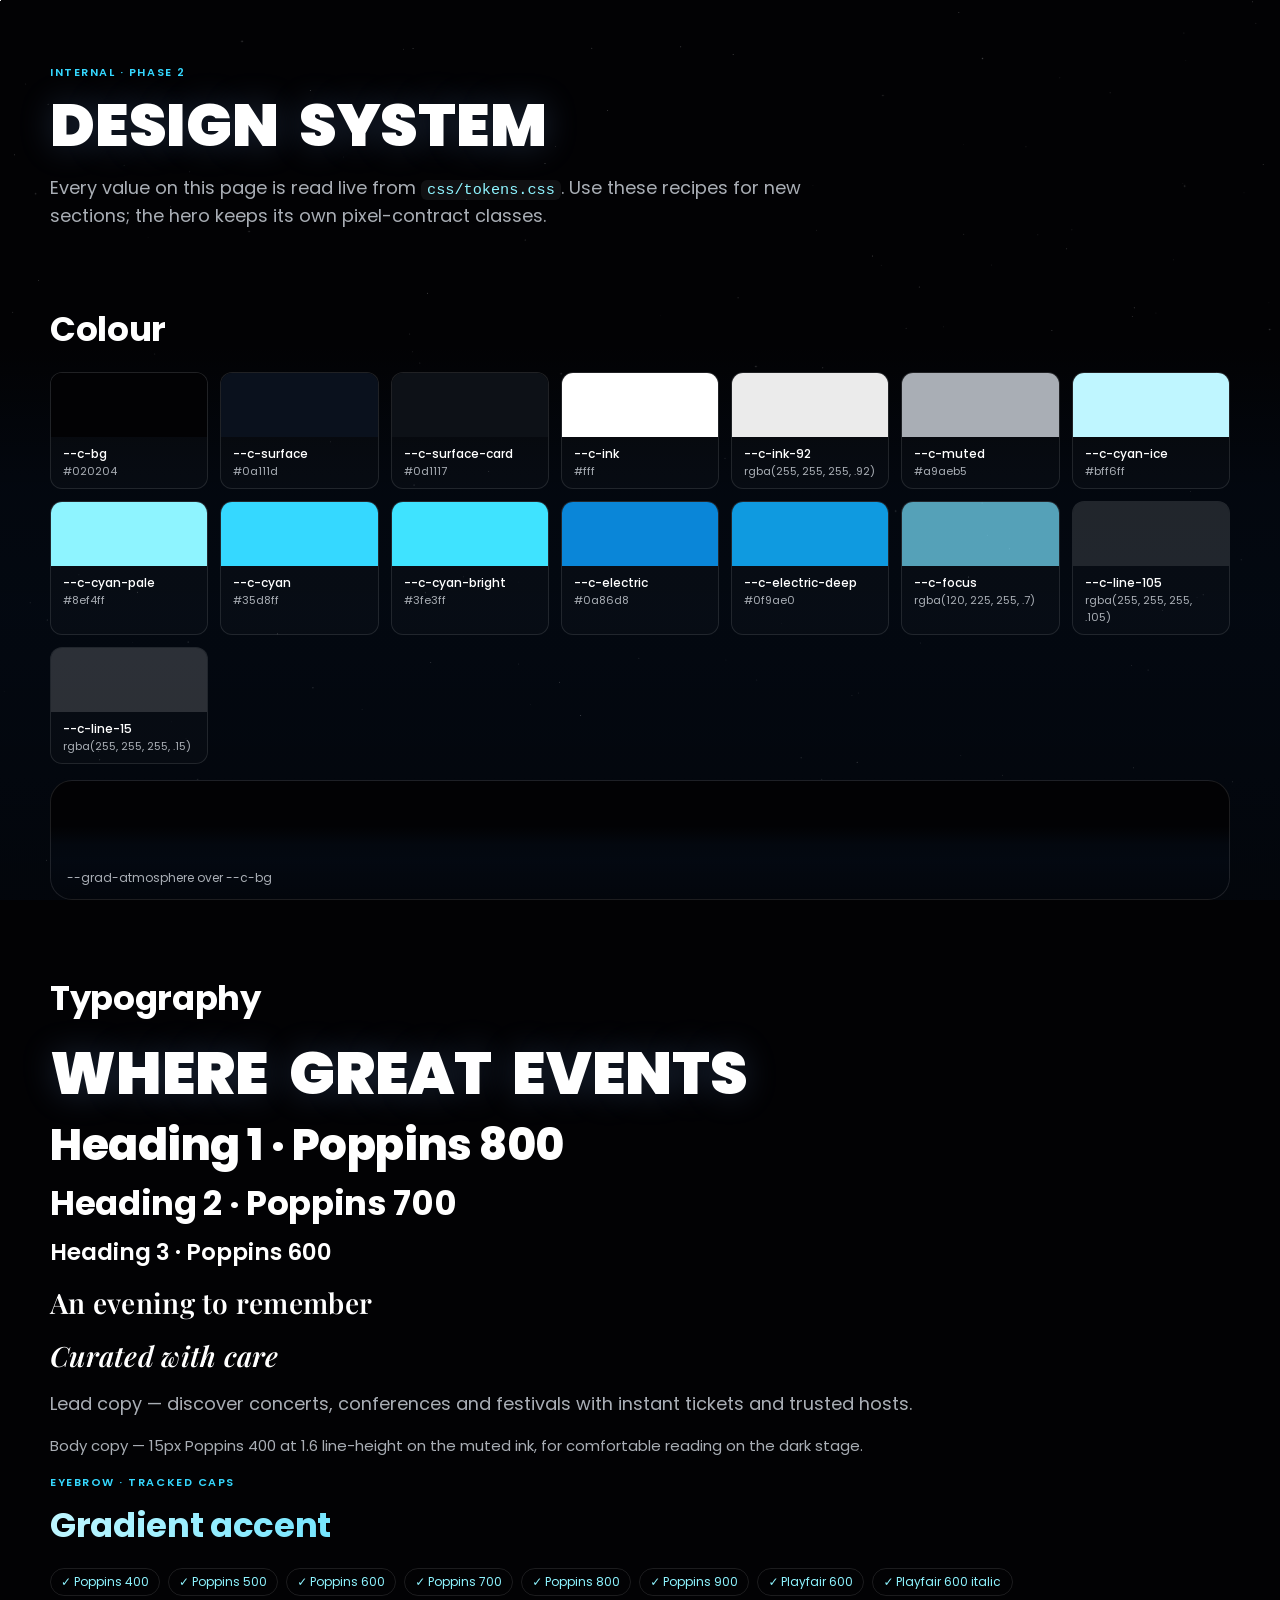
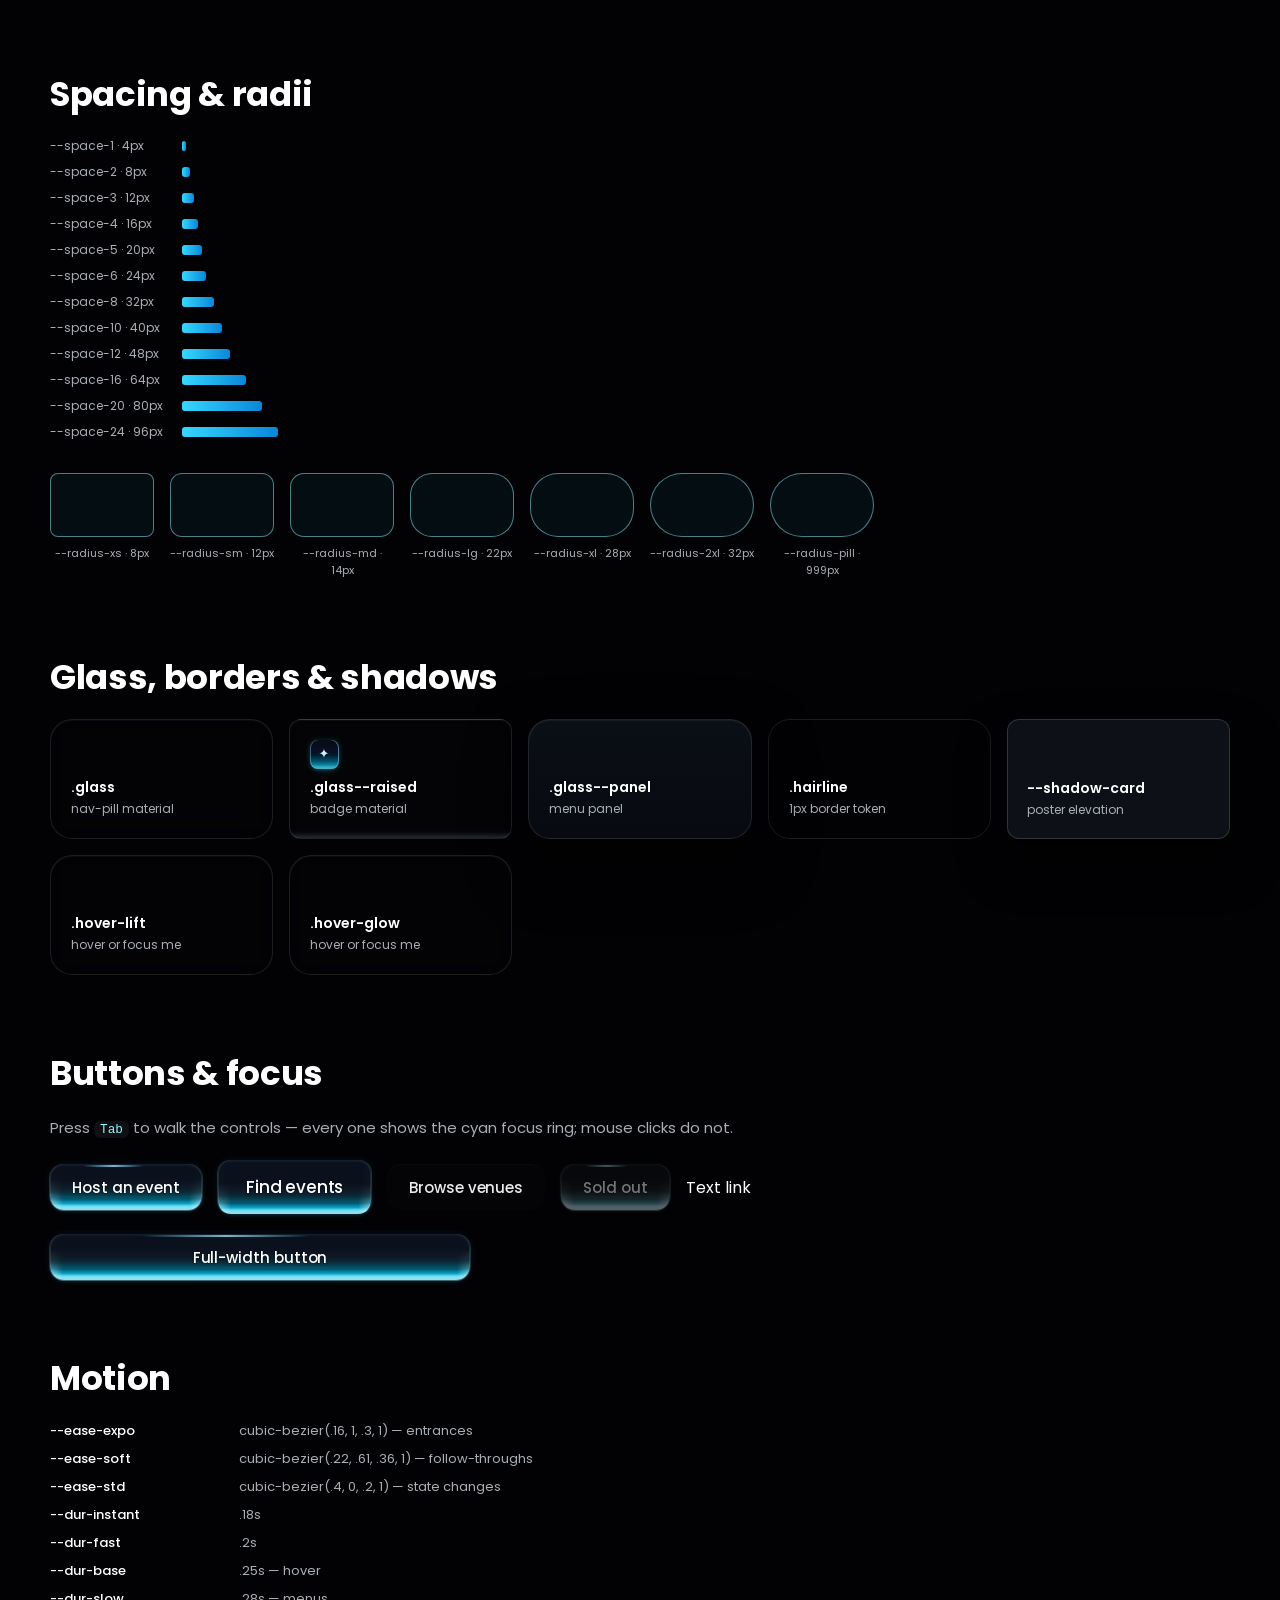
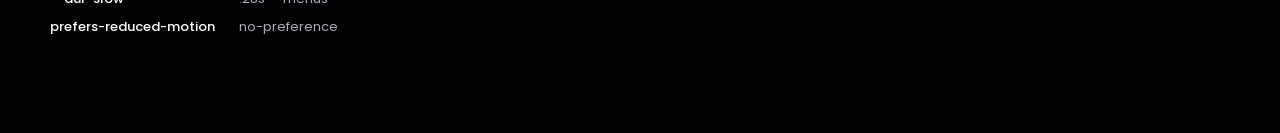
<file: styleguide.html>
<!doctype html>
<html lang="en-US">
<head>
  <meta charset="utf-8">
  <meta name="viewport" content="width=device-width, initial-scale=1, viewport-fit=cover">
  <title>EvAtlas — Design system</title>
  <meta name="robots" content="noindex">
  <meta name="theme-color" content="#020204">
  <link rel="icon" href="data:image/svg+xml,%3Csvg xmlns='http://www.w3.org/2000/svg' viewBox='0 0 48 48'%3E%3Crect width='48' height='48' rx='12' fill='%23020204'/%3E%3Cellipse cx='24' cy='24' rx='17' ry='8.5' fill='none' stroke='%2335d8ff' stroke-width='3' transform='rotate(-32 24 24)'/%3E%3Ccircle cx='24' cy='24' r='6.5' fill='%2335d8ff'/%3E%3Ccircle cx='24' cy='24' r='2.6' fill='%23fff'/%3E%3C/svg%3E">

  <link rel="preconnect" href="https://fonts.googleapis.com">
  <link rel="preconnect" href="https://fonts.gstatic.com" crossorigin>
  <link href="https://fonts.googleapis.com/css2?family=Poppins:wght@400;500;600;700;800;900&family=Playfair+Display:ital,wght@0,600;1,600&display=swap" rel="stylesheet">

  <link rel="stylesheet" href="css/tokens.css">
  <link rel="stylesheet" href="css/base.css">
  <link rel="stylesheet" href="css/stage.css">
  <link rel="stylesheet" href="css/components.css">
  <link rel="stylesheet" href="css/utilities.css">
  <link rel="stylesheet" href="css/styleguide.css">
</head>
<body>
  <a class="skip-link" href="#sg-main">Skip to content</a>

  <!-- Shared page background: ONE fixed layer behind every section (base
       #020204, blue atmosphere, two-layer starfield). Content scrolls over it,
       so stars never restart, duplicate or jump between sections. -->
  <div class="site-bg" aria-hidden="true">
    <div class="bg"></div>
    <div class="stars" id="stA"></div>
    <div class="stars" id="stB"></div>
  </div>

  <main class="sg container" id="sg-main" tabindex="-1">
    <header class="sg-head">
      <p class="eyebrow">Internal · Phase 2</p>
      <h1 class="display">Design system</h1>
      <p class="lead">Every value on this page is read live from <code>css/tokens.css</code>. Use these recipes for new sections; the hero keeps its own pixel-contract classes.</p>
    </header>

    <section class="sg-sec" aria-labelledby="sg-colour">
      <h2 class="heading-2" id="sg-colour">Colour</h2>
      <div class="sg-swatches" data-swatches="--c-bg --c-surface --c-surface-card --c-ink --c-ink-92 --c-muted --c-cyan-ice --c-cyan-pale --c-cyan --c-cyan-bright --c-electric --c-electric-deep --c-focus --c-line-105 --c-line-15"></div>
      <div class="sg-atmos" aria-label="Atmosphere gradient over the stage colour"><span>--grad-atmosphere over --c-bg</span></div>
    </section>

    <section class="sg-sec" aria-labelledby="sg-type">
      <h2 class="heading-2" id="sg-type">Typography</h2>
      <div class="sg-type">
        <p class="display">Where great events</p>
        <p class="heading-1">Heading 1 · Poppins 800</p>
        <p class="heading-2">Heading 2 · Poppins 700</p>
        <p class="heading-3">Heading 3 · Poppins 600</p>
        <p class="serif-accent sg-serif">An evening to remember</p>
        <p class="serif-accent serif-accent--italic sg-serif">Curated with care</p>
        <p class="lead">Lead copy — discover concerts, conferences and festivals with instant tickets and trusted hosts.</p>
        <p class="body-copy">Body copy — 15px Poppins 400 at 1.6 line-height on the muted ink, for comfortable reading on the dark stage.</p>
        <p class="eyebrow">Eyebrow · tracked caps</p>
        <p class="heading-2 text-gradient">Gradient accent</p>
      </div>
      <ul class="sg-weights" id="sgWeights" aria-label="Loaded font faces"></ul>
    </section>

    <section class="sg-sec" aria-labelledby="sg-space">
      <h2 class="heading-2" id="sg-space">Spacing &amp; radii</h2>
      <div class="sg-spaces" data-spaces="--space-1 --space-2 --space-3 --space-4 --space-5 --space-6 --space-8 --space-10 --space-12 --space-16 --space-20 --space-24"></div>
      <div class="sg-radii" data-radii="--radius-xs --radius-sm --radius-md --radius-lg --radius-xl --radius-2xl --radius-pill"></div>
    </section>

    <section class="sg-sec" aria-labelledby="sg-glass">
      <h2 class="heading-2" id="sg-glass">Glass, borders &amp; shadows</h2>
      <div class="sg-grid">
        <div class="sg-tile glass radius-lg"><b>.glass</b><span>nav-pill material</span></div>
        <div class="sg-tile glass--raised radius-sm"><span class="icon-tile" aria-hidden="true">✦</span><b>.glass--raised</b><span>badge material</span></div>
        <div class="sg-tile glass--panel radius-lg"><b>.glass--panel</b><span>menu panel</span></div>
        <div class="sg-tile hairline radius-lg"><b>.hairline</b><span>1px border token</span></div>
        <div class="sg-tile ring-hairline radius-sm sg-card"><b>--shadow-card</b><span>poster elevation</span></div>
        <div class="sg-tile glass radius-lg hover-lift" tabindex="0"><b>.hover-lift</b><span>hover or focus me</span></div>
        <div class="sg-tile glass radius-lg hover-glow" tabindex="0"><b>.hover-glow</b><span>hover or focus me</span></div>
      </div>
    </section>

    <section class="sg-sec" aria-labelledby="sg-buttons">
      <h2 class="heading-2" id="sg-buttons">Buttons &amp; focus</h2>
      <p class="body-copy">Press <kbd>Tab</kbd> to walk the controls — every one shows the cyan focus ring; mouse clicks do not.</p>
      <div class="cluster sg-buttons">
        <a class="btn btn--md" href="#sg-buttons"><span>Host an event</span></a>
        <button class="btn btn--lg" type="button"><span>Find events</span></button>
        <button class="btn-ghost" type="button">Browse venues</button>
        <button class="btn btn--md" type="button" disabled><span>Sold out</span></button>
        <a class="hover-fade text-ink" href="#sg-buttons">Text link</a>
      </div>
      <div class="sg-block">
        <button class="btn btn--md btn--block" type="button"><span>Full-width button</span></button>
      </div>
    </section>

    <section class="sg-sec" aria-labelledby="sg-motion">
      <h2 class="heading-2" id="sg-motion">Motion</h2>
      <dl class="sg-motion" id="sgMotion"></dl>
    </section>
  </main>

  <script src="js/core.js"></script>
  <script src="js/starfield.js"></script>
  <script src="js/styleguide.js"></script>
</body>
</html>
</file>
<file: css/tokens.css>
/* =========================================================================
   EvAtlas — DESIGN TOKENS
   The single source of truth for colour, type, spacing, radii, borders,
   shadows, glass, motion and layering. Components consume these; they do
   not invent new raw values.

   Pixel-contract recipes from DESIGN_REFERENCE (the glow button foot, the
   badge tile, edge-light masks) are stored here VERBATIM as gradient tokens.
   They are measured light falloffs — never "simplify" their stops.

   NOTE: a token that itself uses var() is resolved where it is DECLARED
   (here, on :root). Per-element hooks such as the button's --hair therefore
   stay inside the component rule, not in a token.
   ========================================================================= */
:root {
  color-scheme: dark;

  /* ---------------------------------------------------------------------
     COLOUR
     --------------------------------------------------------------------- */
  /* Surfaces, darkest to lightest */
  --c-bg: #020204;                         /* the stage: near-black */
  --c-surface: #0a111d;                    /* glow-button core, raised controls */
  --c-surface-card: #0d1117;               /* poster card fallback */
  --c-surface-window: rgba(20, 20, 26, .82);/* browser-mock body */
  --c-panel-top: rgba(11, 15, 22, .985);   /* menu panel gradient */
  --c-panel-bottom: rgba(7, 10, 16, .99);

  /* Ink */
  --c-ink: #fff;
  --c-ink-94: rgba(255, 255, 255, .94);
  --c-ink-92: rgba(255, 255, 255, .92);
  --c-ink-90: rgba(255, 255, 255, .9);
  --c-ink-72: rgba(255, 255, 255, .72);
  --c-muted: #a9aeb5;                      /* body copy on the stage */

  /* Brand accents — cyan to electric blue */
  --c-cyan-ice: #bff6ff;
  --c-cyan-pale: #8ef4ff;
  --c-cyan: #35d8ff;
  --c-cyan-bright: #3fe3ff;
  --c-electric: #0a86d8;
  --c-electric-deep: #0f9ae0;
  --c-glow: rgba(60, 224, 255, .75);       /* logo-mark bloom */
  --c-focus: rgba(120, 225, 255, .7);

  /* Atmosphere: the faint blue that pools in the lower half of the stage */
  --c-atmos-rgb: 25, 127, 255;
  /* Section glows (radial light behind sections, used at very low alpha) */
  --glow-cyan: 53, 216, 255;
  --glow-electric: 10, 134, 216;

  /* Hairlines (1px borders on glass) */
  --c-line-10: rgba(255, 255, 255, .10);
  --c-line-105: rgba(255, 255, 255, .105);
  --c-line-115: rgba(255, 255, 255, .115);
  --c-line-15: rgba(255, 255, 255, .15);

  /* Registration status (event cards). Muted, high-contrast on the dark
     stage; colour is never the only signal — every chip also has a label. */
  --c-status-open: #8ef4ff;
  --c-status-limited: #ffc46b;
  --c-status-waitlist: #c3b1ff;
  --c-status-closed: #9aa0a8;

  /* Card surface */
  /* Card surface: a sheen over a dense near-black base, so the starfield
     behind never competes with card text. */
  --c-card-surface: linear-gradient(180deg, rgba(255,255,255,.04), rgba(255,255,255,.012)), rgba(6, 8, 12, .88);
  --c-card-hover-line: rgba(142, 244, 255, .30);
  --shadow-card-hover: 0 22px 44px -22px rgba(53, 216, 255, .38), 0 2px 0 rgba(255,255,255,.02) inset;

  /* Light-surface ink (inside the app preview) */
  --c-paper: #fff;
  --c-paper-ink: #17181c;
  --c-paper-muted: #8a8a8a;

  /* ---------------------------------------------------------------------
     TYPOGRAPHY
     Poppins carries the interface; Playfair Display is the editorial accent.
     Loaded weights — Poppins: 400 500 600 700 800 900 · Playfair: 600, 600i.
     Never request a weight that is not loaded (it would be faked or swapped).
     --------------------------------------------------------------------- */
  --f-sans: Poppins, Inter, system-ui, -apple-system, "Segoe UI", sans-serif;
  --f-serif: "Playfair Display", Georgia, serif;

  --fw-regular: 400;
  --fw-medium: 500;
  --fw-semibold: 600;
  --fw-bold: 700;
  --fw-extrabold: 800;
  --fw-black: 900;
  --fw-serif: 600;                          /* the only Playfair weight loaded */

  /* Fluid type scale for flow layouts (future sections). The hero does not
     use these: its sizes are fitted to the design canvas by js/fitter.js. */
  --fs-display: clamp(2.25rem, 1.4rem + 3.6vw, 3.75rem);
  --fs-h1: clamp(1.875rem, 1.3rem + 2.4vw, 2.75rem);
  --fs-h2: clamp(1.5rem, 1.15rem + 1.5vw, 2.125rem);
  --fs-h3: clamp(1.1875rem, 1.05rem + .6vw, 1.4375rem);
  --fs-body-lg: clamp(1rem, .96rem + .2vw, 1.125rem);
  --fs-body: .9375rem;                      /* 15px */
  --fs-small: .8125rem;                     /* 13px */
  --fs-caption: .6875rem;                   /* 11px */

  --lh-tight: 1;
  --lh-heading: 1.08;
  --lh-snug: 1.3;
  --lh-body: 1.6;

  --tracking-tight: -.01em;
  --tracking-normal: 0;
  --tracking-wide: .06em;
  --tracking-caps: .14em;

  /* ---------------------------------------------------------------------
     SPACING — 4px base
     --------------------------------------------------------------------- */
  --space-1: 4px;
  --space-2: 8px;
  --space-3: 12px;
  --space-4: 16px;
  --space-5: 20px;
  --space-6: 24px;
  --space-8: 32px;
  --space-10: 40px;
  --space-12: 48px;
  --space-16: 64px;
  --space-20: 80px;
  --space-24: 96px;

  --gutter: clamp(16px, 4vw, 40px);         /* page side gutter for flow sections */
  --gutter-phone: 20px;                     /* hero flow column on phones */
  --container-max: 1180px;
  --section-gap: clamp(64px, 9vw, 128px);
  --touch-target: 44px;                     /* WCAG 2.5.5 minimum */

  /* ---------------------------------------------------------------------
     RADII
     --------------------------------------------------------------------- */
  --radius-xs: 8px;       /* icon tiles */
  --radius-sm: 12px;      /* badge, cards, menu links */
  --radius-md: 14px;      /* standard buttons, burger */
  --radius-lg: 22px;      /* panels */
  --radius-xl: 28px;      /* window chrome */
  --radius-2xl: 32px;     /* the 64px nav pill */
  --radius-full: 50%;     /* circles */
  --radius-pill: 999px;

  /* ---------------------------------------------------------------------
     BORDERS
     --------------------------------------------------------------------- */
  --border-hairline: 1px solid var(--c-line-105);
  --border-hairline-soft: 1px solid var(--c-line-10);
  --border-hairline-badge: 1px solid var(--c-line-115);
  --ring-hairline: inset 0 0 0 1px var(--c-line-15);   /* border drawn as a shadow */

  /* ---------------------------------------------------------------------
     SHADOWS & ELEVATION
     --------------------------------------------------------------------- */
  --shadow-inset-top: inset 0 1px 0 rgba(255,255,255,.03);
  --shadow-inset-top-badge: inset 0 1px 0 rgba(255,255,255,.035);
  --shadow-card: 0 24px 46px rgba(0,0,0,.6), 0 3px 8px rgba(0,0,0,.5);
  --shadow-card-edge: inset 0 0 0 1px rgba(255,255,255,.15), inset 0 16px 30px rgba(255,255,255,.05);
  --shadow-window: 0 -14px 44px rgba(0,0,0,.55);
  --shadow-panel: 0 26px 60px rgba(0,0,0,.6), inset 0 1px 0 rgba(255,255,255,.05);
  --shadow-fab: 0 8px 20px rgba(0,0,0,.5), inset 0 1px 0 rgba(255,255,255,.45);
  --shadow-headline: 0 0 34px rgba(130,180,255,.22);
  --shadow-label: 0 1px 2px rgba(0,20,30,.5);
  /* glow-button hover (from the reference; replaces the resting list) */
  --shadow-btn-hover: inset 0 1px 0 rgba(200,245,255,.6), inset 1px 0 0 rgba(170,225,255,.35),
    inset -1px 0 0 rgba(170,225,255,.35), 0 6px 22px rgba(20,180,225,.55);

  /* ---------------------------------------------------------------------
     GLASS
     --------------------------------------------------------------------- */
  --glass-tint: rgba(255,255,255,.008);
  --glass-tint-raised: rgba(255,255,255,.012);
  --glass-blur-sm: blur(6px) saturate(112%);    /* window chrome */
  --glass-blur-md: blur(12px);                  /* badge */
  --glass-blur-lg: blur(16px) saturate(140%);   /* nav pill */
  --glass-blur-xl: blur(18px) saturate(140%);   /* menu panel */

  /* ---------------------------------------------------------------------
     GRADIENTS (reference recipes — keep every stop)
     --------------------------------------------------------------------- */
  --grad-atmosphere:
    linear-gradient(180deg, rgba(var(--c-atmos-rgb),0) 38%, rgba(var(--c-atmos-rgb),.042) 54%,
      rgba(var(--c-atmos-rgb),.052) 68%, rgba(var(--c-atmos-rgb),.030) 100%);

  /* The glow button: a ~18px bank of cyan light at the foot, sampled row by row */
  --grad-btn-foot: linear-gradient(to top,
    #9ad9ec 1px, #89dff0 2px, #79e0f1 3px, #61daef 4px, #3ec8e4 5px,
    #14a8c6 6px, #0596b3 7px, #038aa8 8px, #047796 9px, #006180 10px,
    #025066 12px, #0a4f5e 13px, #04465a 14px, #073746 16px,
    #0a2a37 18px, #0d212e 20px, #0f1824 24px, #0a121e 30px,
    #0a111d 34px, #0a111d 100%);
  --grad-btn-streak: linear-gradient(90deg, rgba(120,225,255,0) 0%, rgba(120,225,255,.58) 34%,
    rgba(160,240,255,.74) 50%, rgba(120,225,255,.58) 66%, rgba(120,225,255,0) 100%);
  --grad-btn-edge:
    linear-gradient(90deg, rgba(200,245,255,.70), rgba(200,245,255,0) 13px),
    linear-gradient(270deg, rgba(200,245,255,.70), rgba(200,245,255,0) 13px);
  --mask-btn-edge: linear-gradient(to top, #000 0, #000 6px, rgba(0,0,0,.40) 12px,
    rgba(0,0,0,.15) 18px, rgba(0,0,0,.09) 24px, rgba(0,0,0,.02) 30px, rgba(0,0,0,.02) 100%);

  /* Glass with a faint bank of light along its foot (badge) */
  --grad-glass-foot: linear-gradient(to top,
    rgba(190,225,255,.175) 0px, rgba(190,225,255,.128) 2px, rgba(190,225,255,.075) 4px,
    rgba(190,225,255,.026) 6px, rgba(255,255,255,.012) 9px, rgba(255,255,255,.012) 100%);
  --grad-icon-tile: linear-gradient(to top,
    #46afc8 0px, #35abc7 2px, #0b859d 4px, #026c84 6px, #004e66 8px,
    #053f58 10px, #012c3d 12px, #031a2a 14px, #061125 16px, #090f25 19px,
    #090c1c 23px, #060d16 29px);
  --shadow-icon-tile: inset 1px 0 0 rgba(150,220,250,.40), inset -1px 0 0 rgba(150,220,250,.52),
    0 0 6px rgba(60,190,230,.20), 0 3px 8px -5px rgba(90,220,255,.6);

  --grad-panel: linear-gradient(180deg, var(--c-panel-top), var(--c-panel-bottom));
  --grad-window-bar: linear-gradient(180deg, rgba(20,24,48,.48), rgba(15,19,38,.58));
  --grad-fab: linear-gradient(145deg, var(--c-cyan-pale) 0%, var(--c-cyan) 38%, var(--c-electric) 100%);

  /* ---------------------------------------------------------------------
     MOTION
     --------------------------------------------------------------------- */
  --ease-expo: cubic-bezier(.16, 1, .3, 1);     /* entrances */
  --ease-soft: cubic-bezier(.22, .61, .36, 1);  /* small follow-throughs */
  --ease-std: cubic-bezier(.4, 0, .2, 1);       /* state changes */

  --dur-instant: .18s;
  --dur-fast: .2s;
  --dur-base: .25s;
  --dur-slow: .28s;

  /* ---------------------------------------------------------------------
     FOCUS
     --------------------------------------------------------------------- */
  --focus-ring: 2px solid var(--c-focus);
  --focus-offset: 2px;
  --focus-offset-btn: 3px;

  /* ---------------------------------------------------------------------
     LAYERING (front to back)
     --------------------------------------------------------------------- */
  --z-skip: 1000;
  --z-nav: 400;
  --z-hero: 300;
  --z-mock: 100;
  --z-ring: 5;

  /* ---------------------------------------------------------------------
     BREAKPOINTS (documentation only — CSS cannot read variables inside
     @media). Mirrored in js/core.js as Eventora.config.breakpoints.
       desktop  > 1080px
       tablet   701px – 1080px
       phone    <= 700px
     --------------------------------------------------------------------- */
}
</file>
<file: css/base.css>
/* =========================================================================
   BASE — reset, document typography, focus system, accessibility helpers
   ========================================================================= */
*, *::before, *::after { margin: 0; padding: 0; box-sizing: border-box; }

html {
  -webkit-text-size-adjust: 100%;
  text-size-adjust: 100%;
}

/* The document scrolls. The hero is the first full-screen section; the nav
   is fixed above everything, so in-page jumps stop below it (--nav-offset is
   measured by js/layout.js). */
html {
  background: var(--c-bg);
  scroll-padding-top: var(--nav-offset, 96px);
  scrollbar-color: rgba(142, 244, 255, .22) var(--c-bg);   /* themed, full-width for usability */
}
body {
  min-height: 100vh;
  background: var(--c-bg);
  overflow-x: clip;          /* nothing may ever cause sideways scrolling */
}
@media (prefers-reduced-motion: no-preference) {
  html { scroll-behavior: smooth; }
}

body {
  font-family: var(--f-sans);
  font-weight: var(--fw-regular);
  color: var(--c-ink);
  -webkit-font-smoothing: antialiased;
  -moz-osx-font-smoothing: grayscale;
}

/* Links and button labels must never underline. */
a { text-decoration: none; color: inherit; }

img, svg { display: block; }
img { max-width: none; }

button { font: inherit; color: inherit; }

::selection { background: rgba(53, 216, 255, .32); color: var(--c-ink); }

/* ---------- Focus ----------
   Keyboard users get a crisp cyan ring; pointer users never see it
   (:focus-visible). Every interactive element inherits this. */
:focus-visible { outline: var(--focus-ring); outline-offset: var(--focus-offset); }
:focus:not(:focus-visible) { outline: none; }
/* Programmatic focus targets (skip-link destination) stay ring-free. */
[tabindex="-1"]:focus { outline: none; }

/* ---------- Accessibility helpers ---------- */
.visually-hidden {
  position: absolute !important;
  width: 1px; height: 1px;
  margin: -1px; padding: 0;
  overflow: hidden; clip: rect(0 0 0 0); clip-path: inset(50%);
  white-space: nowrap; border: 0;
}

.skip-link {
  position: fixed; left: var(--space-3); top: -60px; z-index: var(--z-skip);
  padding: 10px var(--space-4); border-radius: var(--radius-sm);
  background: var(--c-surface); color: var(--c-ink);
  border: 1px solid var(--c-line-15);
  font-size: 14px; transition: top var(--dur-fast);
}
.skip-link:focus { top: var(--space-3); }

/* ---------- Reduced motion: global safety net ----------
   Component-level rules (ring freeze, intro skip, pulse removal) are the
   primary mechanism; this catches any transition or CSS animation added
   later so nothing moves for users who asked for stillness. */
@media (prefers-reduced-motion: reduce) {
  *, *::before, *::after {
    animation-duration: .01ms !important;
    animation-iteration-count: 1 !important;
    transition-duration: .01ms !important;
    scroll-behavior: auto !important;
  }
}
</file>
<file: css/stage.css>
/* =========================================================================
   STAGE — the shared background system, the hero section and the scaled
   design canvas. Back to front: .site-bg (#020204 base -> blue atmosphere ->
   two-layer starfield, fixed) -> page content (hero canvas, sections).
   ========================================================================= */

/* ---------- The hero section ----------
   First full-screen section of the page. It clips the scaled canvas (which
   is wider than small viewports). overflow:clip, not hidden: a hidden box can
   still be scrolled by focus moving into the wider-than-viewport canvas,
   which would shove the composition sideways. svh keeps the height stable
   while mobile browser bars show and hide. */
.stage {
  position: relative;
  height: 100vh;
  height: 100svh;
  overflow: hidden; overflow: clip;
  background: transparent;   /* the shared .site-bg layer shows through */
}

/* ---------- Shared page background ----------
   One fixed layer behind the whole document: base colour, atmosphere and
   starfield. Because it is fixed to the viewport, the hero looks exactly as
   it did when these layers lived inside it (stars are positioned in vw/vh),
   and every later section scrolls over the same, uninterrupted sky.
   Height uses lvh (large viewport): it does not resize when a mobile address
   bar shows or hides, so the sky never jumps mid-scroll. translateZ(0) gives
   it its own compositing layer, so scrolling never repaints the stars. */
.site-bg {
  position: fixed; left: 0; top: 0; z-index: 0;
  width: 100%; height: 100vh; height: 100lvh;
  overflow: hidden;
  background: var(--c-bg);
  pointer-events: none;
  transform: translateZ(0);
}
/* Page content stacks above the shared background. */
#main, .site-footer, .page-shell { position: relative; z-index: 1; }

/* ---------- Atmosphere (never animates) ----------
   A faint electric-blue haze pools through the lower half of the viewport. */
.bg {
  position: absolute; inset: 0;
  background: var(--grad-atmosphere), var(--c-bg);
}

/* ---------- Starfield ----------
   Two 1x1px dots whose whole star field is one box-shadow list generated in
   js/starfield.js — layer A: 150 crisp dust stars, layer B: 18 soft bright
   ones. Positions are in vw/vh, so the field covers any viewport. */
.stars {
  position: absolute; left: 0; top: 0;
  width: 1px; height: 1px; border-radius: var(--radius-full);
  background: var(--c-ink);
  pointer-events: none;
}

/* ---------- Scaled design canvas ----------
   The desktop composition is authored on a fixed 1172 x 657 canvas. Every
   element inside is absolutely positioned in design pixels; js/layout.js
   scales the whole canvas with ONE transform (--k). */
.canvas {
  position: absolute; left: 50%; top: 0;
  width: 1172px; height: 657px;
  transform: translateX(-50%) scale(var(--k, 1));
  transform-origin: 50% 0;
}
.canvas > * { position: absolute; }

.stack { position: absolute; inset: 0; z-index: var(--z-hero); }
.stack > * { position: absolute; }

/* ---------- Fixed navigation layer ----------
   Reproduces the canvas coordinate system (same 1172px width, same origin,
   same --k scale), so the nav pill lands on exactly the pixels it occupied
   inside the hero, then stays pinned while the document scrolls. The layer
   itself is zero-height and click-through; only the nav takes input. */
.navlayer {
  position: fixed; left: 50%; top: 0; z-index: var(--z-nav);
  width: 1172px; height: 0;
  transform: translateX(-50%) scale(var(--k, 1));
  transform-origin: 50% 0;
  pointer-events: none;
}
.navlayer .nav { pointer-events: auto; }

.navmenu { display: contents; }   /* invisible shell on desktop */
.burger { display: none; }
</file>
<file: css/components.css>
/* =========================================================================
   COMPONENTS — hero instances: nav pill, badge, glow button, concierge FAB
   Every value comes from tokens.css; geometry in px is design-canvas
   coordinates from DESIGN_REFERENCE §1.5 and must not change.
   ========================================================================= */

/* ---------- NAV PILL ---------- */
.nav {
  position: absolute; left: 247px; top: 3px; width: 678px; height: 64px;
  border-radius: var(--radius-2xl); z-index: var(--z-nav);
  background: var(--glass-tint);
  border: var(--border-hairline);
  -webkit-backdrop-filter: var(--glass-blur-lg);
  backdrop-filter: var(--glass-blur-lg);
  box-shadow: var(--shadow-inset-top);
}
.nav > * { position: absolute; }

.mark {
  left: 21px; top: 19px; width: 24px; height: 24px;
  filter: drop-shadow(0 0 6px var(--c-glow));
}

/* The link box wraps the wordmark so its focus ring is visible (its children
   are absolutely positioned, so without a width the link would be 0px wide).
   Box starts 4px left of the reference x=50; children shift +4px inside it,
   so every glyph stays on its reference coordinate. */
.wm { left: 46px; top: 0; width: 78px; height: 62px; white-space: nowrap; border-radius: var(--radius-md); }
.wm:focus-visible { outline-offset: -3px; }
.wm .kick {
  position: absolute; left: 7px; top: 20px;
  font-size: 4.4px; font-weight: var(--fw-semibold); letter-spacing: .10em;
  color: var(--c-ink); opacity: .92; line-height: var(--lh-tight);
}
.wm .name {
  position: absolute; left: 4px; top: 26px;
  transform-origin: 0 50%;
  font-family: var(--f-sans); font-weight: var(--fw-black); font-size: 22px;
  line-height: var(--lh-tight); letter-spacing: var(--tracking-tight); color: var(--c-ink);
}

.links {
  position: absolute; left: 156px; top: 0; height: 62px;
  transform-origin: 0 50%;
  display: flex; align-items: center; gap: var(--space-6);
}
.links a {
  font-size: 12.5px; font-weight: var(--fw-regular); color: var(--c-ink-92);
  white-space: nowrap; transition: opacity var(--dur-base);
}
.links a:hover { opacity: .65; }
.links a:focus-visible { border-radius: 4px; }

/* ---------- BADGE (pixel contract A) ----------
   Fixed 250x39 box. Icon tile pinned left, label starts 45px in — the two
   never overlap and the label is never centred. */
.badge {
  left: 462px; top: 95px; width: 250px; height: 39px;
  border-radius: var(--radius-sm); z-index: var(--z-hero);
  border: var(--border-hairline-badge);
  background: var(--grad-glass-foot);
  -webkit-backdrop-filter: var(--glass-blur-md);
  backdrop-filter: var(--glass-blur-md);
  box-shadow: var(--shadow-inset-top-badge);
}
.badge i {
  position: absolute; left: 4px; top: 4px; width: 29px; height: 29px;
  border-radius: var(--radius-xs); display: grid; place-items: center;
  background: var(--grad-icon-tile);
  box-shadow: var(--shadow-icon-tile);
}
.badge i svg { width: 14px; height: 16px; position: relative; top: -1px; left: 0; }
.badge b {
  position: absolute; left: 45px; top: 0; height: 39px;
  transform-origin: 0 50%;
  display: flex; align-items: center;
  font-size: 13px; font-weight: var(--fw-regular); color: var(--c-ink-94);
  white-space: nowrap; padding-top: 1.5px;
}

/* ---------- GLOW BUTTON (pixel contract B) ----------
   The cyan bank at the foot is a BACKGROUND GRADIENT clipped by the button's
   own rounded rect (overflow:hidden). It is not a glow or a shadow.
   --hair is a per-instance hook (the hero CTA sets it to transparent), so the
   resting shadow list must live here rather than in a token. */
.btn {
  display: grid; place-items: center;
  color: var(--c-ink); position: relative; overflow: hidden;
  background: var(--grad-btn-foot);
  box-shadow:
    inset 0 3px 3px -2px rgba(180,228,255,.10),
    inset 1px 0 0 rgba(255,255,255,.09),
    inset -1px 0 0 rgba(255,255,255,.09),
    var(--hair, 0 1px 0 rgba(152,218,234,.38)),
    1px 0 0 rgba(152,218,234,.17), -1px 0 0 rgba(152,218,234,.17),
    0 0 8px rgba(60,190,235,.10),
    0 2px 5px -3px rgba(90,220,255,.45);
  transition: transform var(--dur-base), box-shadow var(--dur-base), filter var(--dur-base);
}
/* thin bright streak across the TOP edge only */
.btn::before {
  content: ""; position: absolute; left: 22%; right: 38%; top: .8px; height: 1.9px;
  z-index: 1; filter: blur(.55px);
  background: var(--grad-btn-streak);
}
/* side edge-light, masked so it attenuates up the button */
.btn::after {
  content: ""; position: absolute; inset: 0; border-radius: inherit;
  pointer-events: none; z-index: 1;
  background: var(--grad-btn-edge);
  -webkit-mask: var(--mask-btn-edge);
          mask: var(--mask-btn-edge);
}
.btn span {
  position: relative; z-index: 2; display: block; line-height: var(--lh-tight);
  white-space: nowrap;
  text-shadow: var(--shadow-label);
}
.btn:hover {
  transform: translateY(-1px); filter: brightness(1.12);
  box-shadow: var(--shadow-btn-hover);
}
.btn:focus-visible { outline: var(--focus-ring); outline-offset: var(--focus-offset-btn); }

/* Instance A — nav CTA */
.nav .btn {
  position: absolute; left: 530.7px; top: 10.5px; width: 125.5px; height: 39.5px;
  border-radius: var(--radius-md); font-size: 14px; font-weight: var(--fw-medium); letter-spacing: -.005em;
}
.nav .btn span { margin-top: 0; }

/* Instance B — hero CTA (no top streak, no hairline; 13px radius per reference).
   Reference: left 526 / width 121 for a 10-character label. "Explore Events"
   needs 139px at the same 24.5px side padding and 0.95 label condensing, so the
   button grows symmetrically: still centred on x = 586.5, same top and height. */
.cta2 {
  left: 517px; top: 349px; width: 139px; height: 54.5px;
  --hair: 0 0 0 transparent;
  border-radius: 13px; font-size: 17px; font-weight: var(--fw-medium); letter-spacing: var(--tracking-tight);
  z-index: var(--z-hero);
}
.cta2::before { display: none; }
.cta2 span { margin-top: 0; }

/* ---------- FLOATING CONCIERGE BUTTON (outside the canvas) ---------- */
.wa {
  position: fixed; right: 16px; bottom: 24px; width: 56px; height: 56px;
  border-radius: var(--radius-full); display: grid; place-items: center; z-index: var(--z-hero);
  background: var(--grad-fab);
  box-shadow: var(--shadow-fab);
  transition: transform var(--dur-base) var(--ease-std), filter var(--dur-base);
}
.wa svg { width: 31px; height: 31px; }
.wa::after {
  content: ""; position: absolute; inset: 0; border-radius: var(--radius-full);
  border: 2px solid rgba(53,216,255,.5);
  animation: pulse 2.8s ease-out infinite;
}
.wa:hover { transform: translateY(-2px); filter: brightness(1.08); }
.wa:focus-visible { outline-offset: 4px; }
@keyframes pulse {
  0%   { transform: scale(1);   opacity: .75; }
  70%  { transform: scale(1.4); opacity: 0; }
  100% { opacity: 0; }
}

/* ---------- Account entry (Phase 8, js/account-nav.js) ----------
   Sits in the empty gap between the link row (ends x≈473) and the nav CTA
   (starts x≈531), centred on x≈502 and on the CTA's mid-line — nothing else
   in the pill moves. */
.acct {
  position: absolute; left: 486px; top: 14px; width: 32px; height: 32px;
  display: grid; place-items: center;
  border-radius: var(--radius-full);
  color: var(--c-ink-92);
  transition: transform var(--dur-base) var(--ease-std), filter var(--dur-base);
}
.acct__badge {
  display: grid; place-items: center; width: 32px; height: 32px; overflow: hidden;
  border-radius: var(--radius-full);
  background: rgba(255, 255, 255, .045);
  border: 1px solid var(--c-line-15);
  box-shadow: var(--shadow-inset-top);
  font-size: 13px; font-weight: var(--fw-bold); line-height: 1;
}
.acct__badge svg { width: 17px; height: 17px; }
.acct__badge img { width: 100%; height: 100%; object-fit: cover; }
.acct.is-signed-in .acct__badge {
  background: radial-gradient(circle at 50% 30%, rgba(142, 244, 255, .42), rgba(10, 134, 216, .3));
  border-color: rgba(142, 244, 255, .55);
  box-shadow: 0 0 12px rgba(53, 216, 255, .35);
  color: var(--c-ink);
}
.acct__label {          /* visible in the narrow-screen menu only */
  position: absolute; width: 1px; height: 1px; overflow: hidden; clip: rect(0 0 0 0); clip-path: inset(50%); white-space: nowrap;
}
.acct:hover { transform: translateY(-1px); filter: brightness(1.15); }
.acct:focus-visible { outline: var(--focus-ring); outline-offset: 3px; }

/* ---------- Extra nav link (admins: "Host an Event", js/account-nav.js) ----------
   js/layout.js keeps the five reference links at their reference scale and
   publishes the extra link's width as --nav-extra (design px). The pill grows
   by that much on both sides equally (still centred on x=586.5); the account
   entry and the CTA slide right by the same amount. Without the extra link
   the variable is unset and every coordinate is the reference one. */
@media (min-width: 1081px) {
  .nav { left: calc(247px - var(--nav-extra, 0px) / 2); width: calc(678px + var(--nav-extra, 0px)); }
  .acct { left: calc(486px + var(--nav-extra, 0px)); }
  .nav .btn { left: calc(530.7px + var(--nav-extra, 0px)); }
}
</file>
<file: css/utilities.css>
/* =========================================================================
   UTILITIES — reusable building blocks for every future section.
   These recipes are extracted from the hero so new UI inherits the same
   material language. The hero itself keeps its own pixel-contract classes;
   nothing here is applied to it.
   ========================================================================= */

/* ---------- Layout ---------- */
.container {
  width: min(100% - 2 * var(--gutter), var(--container-max));
  margin-inline: auto;
}
.section { padding-block: var(--section-gap); position: relative; }
.stack-flow > * + * { margin-top: var(--flow-space, var(--space-4)); }
.cluster { display: flex; flex-wrap: wrap; align-items: center; gap: var(--cluster-gap, var(--space-3)); }

/* ---------- Typography helpers ---------- */
.display {
  font-weight: var(--fw-black); font-size: var(--fs-display);
  line-height: var(--lh-heading); letter-spacing: -.004em; word-spacing: .175em;
  text-transform: uppercase; text-shadow: var(--shadow-headline);
}
.heading-1 { font-weight: var(--fw-extrabold); font-size: var(--fs-h1); line-height: var(--lh-heading); letter-spacing: var(--tracking-tight); }
.heading-2 { font-weight: var(--fw-bold); font-size: var(--fs-h2); line-height: var(--lh-heading); letter-spacing: var(--tracking-tight); }
.heading-3 { font-weight: var(--fw-semibold); font-size: var(--fs-h3); line-height: var(--lh-snug); }
.serif-accent { font-family: var(--f-serif); font-weight: var(--fw-serif); letter-spacing: .01em; }
.serif-accent--italic { font-style: italic; }
.lead { font-size: var(--fs-body-lg); line-height: var(--lh-body); color: var(--c-muted); }
.body-copy { font-size: var(--fs-body); line-height: var(--lh-body); color: var(--c-muted); }
.text-muted { color: var(--c-muted); }
.text-ink { color: var(--c-ink); }
.eyebrow {
  font-size: var(--fs-caption); font-weight: var(--fw-semibold);
  letter-spacing: var(--tracking-caps); text-transform: uppercase; color: var(--c-cyan);
}
.text-gradient {
  background: linear-gradient(100deg, var(--c-cyan-ice), var(--c-cyan) 45%, var(--c-electric));
  -webkit-background-clip: text; background-clip: text; color: transparent;
}

/* ---------- Glass surfaces ----------
   .glass         nav-pill material: near-invisible tint, hairline, strong blur
   .glass--raised badge material: adds a faint bank of light along the foot
   .glass--panel  dense dropdown/menu panel with deep shadow             */
.glass {
  background: var(--glass-tint);
  border: var(--border-hairline);
  -webkit-backdrop-filter: var(--glass-blur-lg);
  backdrop-filter: var(--glass-blur-lg);
  box-shadow: var(--shadow-inset-top);
}
.glass--raised {
  background: var(--grad-glass-foot);
  border: var(--border-hairline-badge);
  -webkit-backdrop-filter: var(--glass-blur-md);
  backdrop-filter: var(--glass-blur-md);
  box-shadow: var(--shadow-inset-top-badge);
}
.glass--panel {
  background: var(--grad-panel);
  border: var(--border-hairline-soft);
  -webkit-backdrop-filter: var(--glass-blur-xl);
  backdrop-filter: var(--glass-blur-xl);
  box-shadow: var(--shadow-panel);
}
/* Browsers without backdrop-filter get a denser tint so text stays legible. */
@supports not ((backdrop-filter: blur(1px)) or (-webkit-backdrop-filter: blur(1px))) {
  .glass, .glass--raised { background: rgba(10, 14, 22, .86); }
}

.radius-sm { border-radius: var(--radius-sm); }
.radius-md { border-radius: var(--radius-md); }
.radius-lg { border-radius: var(--radius-lg); }
.radius-xl { border-radius: var(--radius-xl); }
.radius-pill { border-radius: var(--radius-pill); }

/* ---------- Borders ---------- */
.hairline { border: var(--border-hairline); }
.hairline-top { border-top: var(--border-hairline); }
.hairline-bottom { border-bottom: var(--border-hairline); }
.ring-hairline { box-shadow: var(--ring-hairline); }

/* ---------- Icon tile (badge recipe, reusable) ---------- */
.icon-tile {
  display: inline-grid; place-items: center;
  width: 29px; height: 29px; border-radius: var(--radius-xs);
  background: var(--grad-icon-tile);
  box-shadow: var(--shadow-icon-tile);
}

/* ---------- Buttons in flow layouts ----------
   `.btn` (components.css) is the glow-button material. Outside the hero it
   needs a size: .btn--md / .btn--lg. .btn-ghost is the quiet secondary. */
button.btn, button.btn-ghost { border: 0; cursor: pointer; }
.btn--md {
  display: inline-grid; height: 46px; padding: 0 22px; border-radius: var(--radius-md);
  font-size: 15px; font-weight: var(--fw-medium); letter-spacing: -.005em;
}
.btn--lg {
  display: inline-grid; height: 54px; padding: 0 28px; border-radius: 13px;
  font-size: 17px; font-weight: var(--fw-medium); letter-spacing: var(--tracking-tight);
  --hair: 0 0 0 transparent;
}
.btn--lg::before { display: none; }           /* large CTAs carry no top streak, like the hero CTA */
.btn--block { display: grid; width: 100%; }
.btn[aria-disabled="true"], .btn:disabled { opacity: .45; pointer-events: none; filter: saturate(.4); }

.btn-ghost {
  display: inline-grid; place-items: center;
  height: 46px; padding: 0 22px; border-radius: var(--radius-md);
  font-size: 15px; font-weight: var(--fw-medium); letter-spacing: -.005em;
  color: var(--c-ink-92);
  background: var(--glass-tint-raised);
  border: 1px solid var(--c-line-15);   /* a touch stronger than nav glass: it must read as a control */
  box-shadow: var(--shadow-inset-top);
  transition: background var(--dur-base), border-color var(--dur-base),
    color var(--dur-base), transform var(--dur-base);
}
.btn-ghost:hover {
  background: rgba(255,255,255,.05); border-color: rgba(142,244,255,.35);
  color: var(--c-ink); transform: translateY(-1px);
}
.btn-ghost:focus-visible { outline-offset: var(--focus-offset-btn); }

/* ---------- Hover & transition helpers ---------- */
.transition-base {
  transition: transform var(--dur-base) var(--ease-std), opacity var(--dur-base) var(--ease-std),
    box-shadow var(--dur-base) var(--ease-std), filter var(--dur-base) var(--ease-std),
    background-color var(--dur-base) var(--ease-std), border-color var(--dur-base) var(--ease-std);
}
.hover-lift { transition: transform var(--dur-base) var(--ease-std), box-shadow var(--dur-base) var(--ease-std); }
.hover-lift:hover { transform: translateY(-3px); box-shadow: var(--shadow-card); }
.hover-fade { transition: opacity var(--dur-base); }
.hover-fade:hover { opacity: .65; }
.hover-glow { transition: box-shadow var(--dur-base) var(--ease-std), border-color var(--dur-base); }
.hover-glow:hover { box-shadow: 0 0 0 1px rgba(142,244,255,.28), 0 10px 30px -12px rgba(53,216,255,.45); }

/* Only devices that can truly hover get hover motion. */
@media (hover: none) {
  .hover-lift:hover, .btn-ghost:hover { transform: none; }
}
</file>
<file: css/styleguide.css>
/* =========================================================================
   STYLEGUIDE — layout for the internal design-system page only.
   Not loaded by index.html.
   ========================================================================= */
.sg { position: relative; z-index: 1; padding-block: var(--space-16) var(--space-24); }
.sg code, .sg kbd {
  font-family: ui-monospace, "Cascadia Code", Consolas, monospace; font-size: .85em;
  padding: 1px 6px; border-radius: 6px; background: rgba(255,255,255,.06); color: var(--c-cyan-pale);
}
.sg-head { max-width: 760px; }
.sg-head .display { margin-top: var(--space-3); }
.sg-head .lead { margin-top: var(--space-4); }

.sg-sec { margin-top: var(--space-20); }
.sg-sec > h2 { margin-bottom: var(--space-6); }

.sg-swatches { display: grid; grid-template-columns: repeat(auto-fill, minmax(150px, 1fr)); gap: var(--space-3); }
.sg-swatch { border: var(--border-hairline); border-radius: var(--radius-sm); overflow: hidden; background: rgba(255,255,255,.02); }
.sg-swatch i { display: block; height: 64px; }
.sg-swatch b, .sg-swatch span { display: block; padding: 0 var(--space-3); font-size: 12px; }
.sg-swatch b { padding-top: var(--space-2); font-weight: var(--fw-medium); }
.sg-swatch span { padding-bottom: var(--space-2); color: var(--c-muted); font-size: 11px; }

.sg-atmos {
  margin-top: var(--space-4); height: 120px; border-radius: var(--radius-lg); border: var(--border-hairline);
  background: var(--grad-atmosphere), var(--c-bg); display: flex; align-items: flex-end; padding: var(--space-3) var(--space-4);
  font-size: 12px; color: var(--c-muted);
}

.sg-type > * + * { margin-top: var(--space-4); }
.sg-serif { font-size: 28px; }
.sg-weights { list-style: none; display: flex; flex-wrap: wrap; gap: var(--space-2); margin-top: var(--space-6); }
.sg-weights li { font-size: 12px; padding: 4px 10px; border-radius: var(--radius-pill); border: var(--border-hairline); }
.sg-weights li[data-ok="true"] { color: var(--c-cyan-pale); }
.sg-weights li[data-ok="false"] { color: #ff8a8a; border-color: rgba(255,138,138,.4); }

.sg-spaces { display: grid; gap: var(--space-2); }
.sg-space { display: grid; grid-template-columns: 120px 1fr; align-items: center; gap: var(--space-3); font-size: 12px; color: var(--c-muted); }
.sg-space i { display: block; height: 10px; border-radius: 3px; background: linear-gradient(90deg, var(--c-cyan), var(--c-electric)); }
.sg-radii { display: flex; flex-wrap: wrap; gap: var(--space-4); margin-top: var(--space-8); }
.sg-radius { width: 104px; text-align: center; font-size: 11px; color: var(--c-muted); }
.sg-radius i { display: block; height: 64px; margin-bottom: var(--space-2); border: 1px solid rgba(142,244,255,.5); background: rgba(53,216,255,.06); }

.sg-grid { display: grid; grid-template-columns: repeat(auto-fill, minmax(220px, 1fr)); gap: var(--space-4); }
.sg-tile { min-height: 120px; padding: var(--space-5); display: flex; flex-direction: column; justify-content: flex-end; gap: 2px; }
.sg-tile b { font-size: 14px; font-weight: var(--fw-semibold); }
.sg-tile span:not(.icon-tile) { font-size: 12px; color: var(--c-muted); }
.sg-tile .icon-tile { margin-bottom: auto; font-size: 13px; color: var(--c-cyan-ice); }
.sg-card { background: var(--c-surface-card); box-shadow: var(--shadow-card), var(--ring-hairline); }

.sg-buttons { margin-top: var(--space-5); --cluster-gap: var(--space-4); }
.sg-block { margin-top: var(--space-5); max-width: 420px; }

.sg-motion { display: grid; grid-template-columns: max-content 1fr; gap: var(--space-2) var(--space-6); font-size: 13px; }
.sg-motion dt { color: var(--c-ink); font-weight: var(--fw-medium); }
.sg-motion dd { color: var(--c-muted); }
</file>
